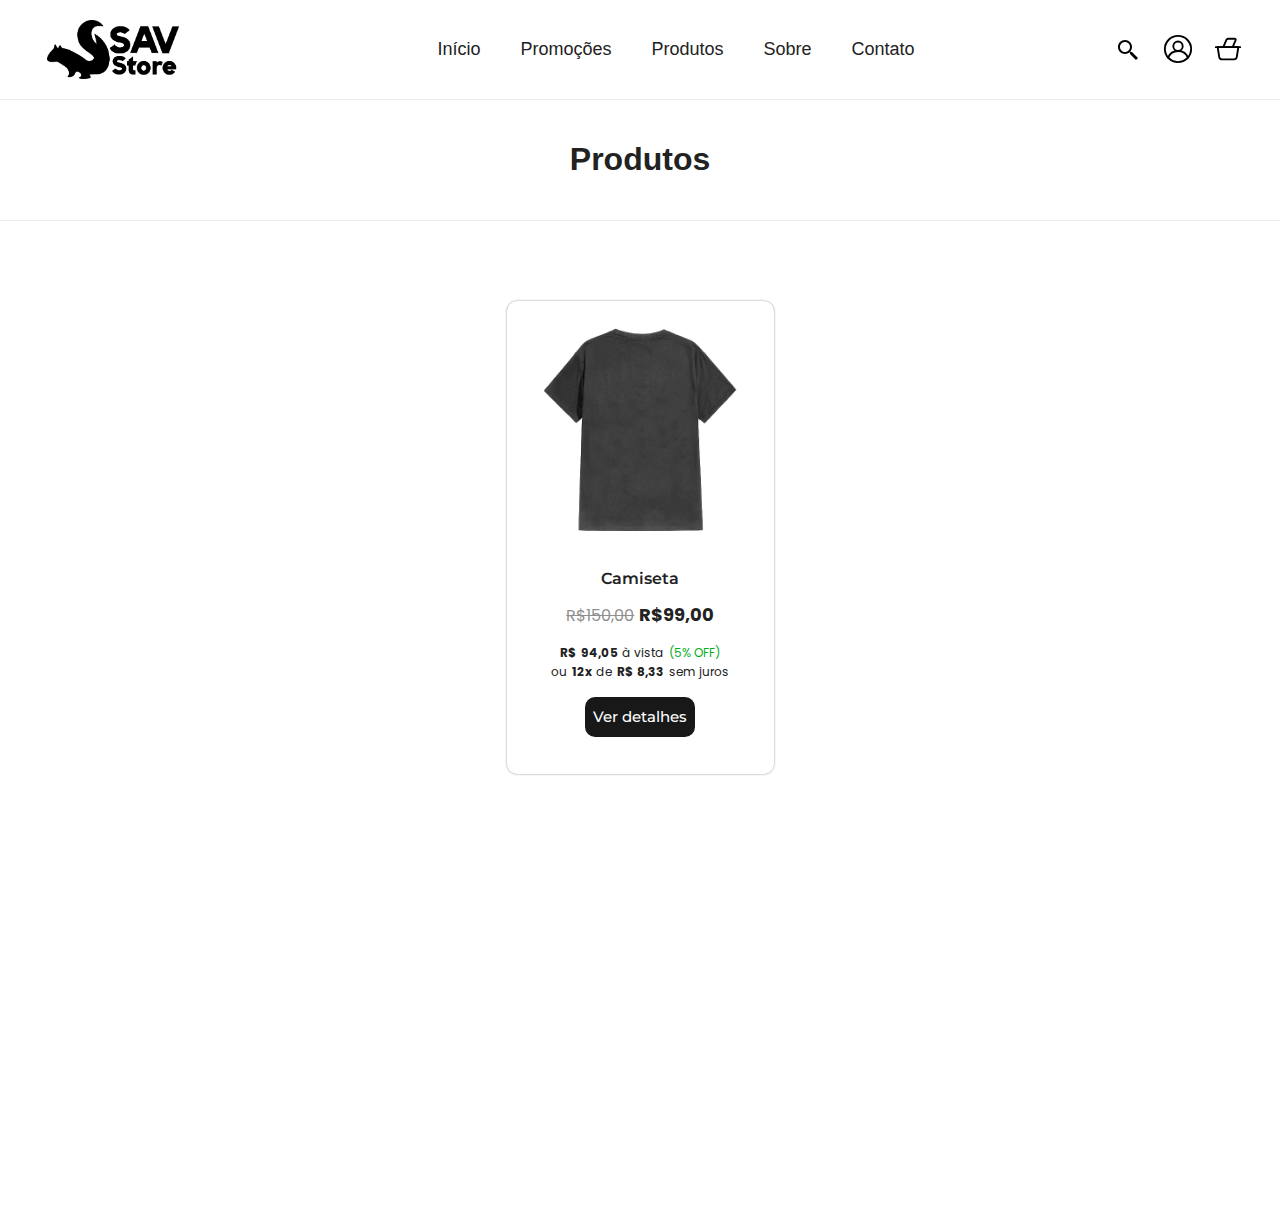
<file: index.html>
<!DOCTYPE html>
<html lang="pt-br">
<head>
    <meta charset="UTF-8">
    <meta http-equiv="X-UA-Compatible" content="IE=edge">
    <meta name="viewport" content="width=device-width, initial-scale=1.0">
    <title>Produtos | SAV STORE</title>
    <link rel="stylesheet" href="./products.css">
    <link rel="shortcut icon" href="../favicon.png" />
    <link rel="preconnect" href="https://fonts.googleapis.com">
    <link rel="preconnect" href="https://fonts.gstatic.com" crossorigin>
    <link href="https://fonts.googleapis.com/css2?family=Poppins:wght@100;200;300;400;500;600;700;800;900&display=swap" rel="stylesheet">
    <link rel="preconnect" href="https://fonts.googleapis.com">
    <link rel="preconnect" href="https://fonts.gstatic.com" crossorigin>
    <link href="https://fonts.googleapis.com/css2?family=Montserrat:wght@100;200;300;400;500;600;700;800;900&display=swap" rel="stylesheet">
</head>

<body>
    <nav class="menu-container">
        <!-- Burger menu -->
        <input class="inputburger" type="checkbox" aria-label="Toggle menu" />
        <span></span>
        <span></span>
        <span></span>
      
        <!-- Logo -->
        <a href="https://savitarms.github.io/sistema-de-carrinho-nobackend/" class="part-logo">
          <img src="./img/logopng.png" alt="logo" draggable="false">
        </a>
      
        <!-- Header principal -->
        <div class="menu">
          <ul>
            <li>
              <a href="#inicio" class="border-menu">
                Início
              </a>
            </li>
            <li>
                <a href="#promocoes" class="border-menu">
                  Promoções
                </a>
            </li>
            <li>
              <a href="https://savitarms.github.io/sistema-de-carrinho-nobackend/" class="border-menu">
                Produtos
              </a>
            </li>
            <li>
              <a href="#sobre" class="border-menu">
                Sobre
              </a>
            </li>
            <li>
              <a href="#contato" class="border-menu">
                Contato
              </a>
            </li>
          </ul>

          <ul class="menu-search">
            <div class="wrap" id="wrap">
              <form action="" autocomplete="on">
              <input class="search-box" id="search" name="search" type="text" placeholder="Pesquisar">
              <input class="search-icon" id="search_submit" value="Rechercher" type="submit">
              </form>
            </div>
            <div class="login-cart">
              <a href="#login"><div class="login"></div></a>
              <a href="https://savitarms.github.io/sistema-de-carrinho-nobackend/carrinho/cart.html"><div class="cart"></div></a>
            </div>
          </ul>
        </div>
      </nav>

      <!-- Header produtos -->
      <div class="products-txt">
          <h1>Produtos</h1>
      </div>

      <!-- Filtro de pesquisas -->
      <div class="filtro-container">
        <div class="filtro-box">
          <!-- <div class="filtro-main">
              <div class="select">
                <select name="format" id="format">
                   <option selected disabled>Ordenar por</option>
                   <option value="maior">Maior preço</option>
                   <option value="menor">Menor preço</option>
                   <option value="popular">Popularidade</option>
                   <option value="promo">Promoções</option>
                   <option value="nome">Nome: A - Z</option>
                </select>
              </div>
          </div> -->
        </div>
      </div>

      <!-- Segurando todo o conteúdo -->
      <div class="content">
          <div class="container-content">

      <!-- Produtos -->
      <div class="produtos">
        <div class="container-produtos">
          <div class="box-produtos">

            <a href="#">
              <div class="main-produtos">
                <a href="https://savitarms.github.io/sistema-de-carrinho-nobackend/product/buyproduct.html" class="produtos-icon-txt">
                  <img src="./img/camiseta-preta.png" alt="Camiseta preta">
                  <h2>Camiseta</h2>
                  <div class="prices">
                    <span class="old-price">R$150,00</span>
                    <span class="price">R$99,00</span>
                  </div>
                  <div class="avista">
                    <span class="span_cifrao_2">R$</span>
                    <span class="span_price_2">94,05</span>
                    <span class="span_avista_2">à vista</span>
                    <span class="span_desconto_2">(5% OFF)</span>
                  </div>
                  <div class="cartao">
                    <span class="span_ou_2">ou</span>
                    <span class="span_12x">12x</span>
                    <span class="span_de">de</span>
                    <span class="span_cifrao">R$</span>
                    <span class="span_price">8,33</span>
                    <span class="span_juros">sem juros</span>
                  </div>
                    <div class="btn-container">
                      <div class="btn-purchase">
                         <h1>Ver detalhes</h1>
                     </div>
                   </div>
                </a>
              </div>
            </a>

              </div>
          </div>
        </div>
      </div>
    </div>
</div>

</body>

</html>
</file>
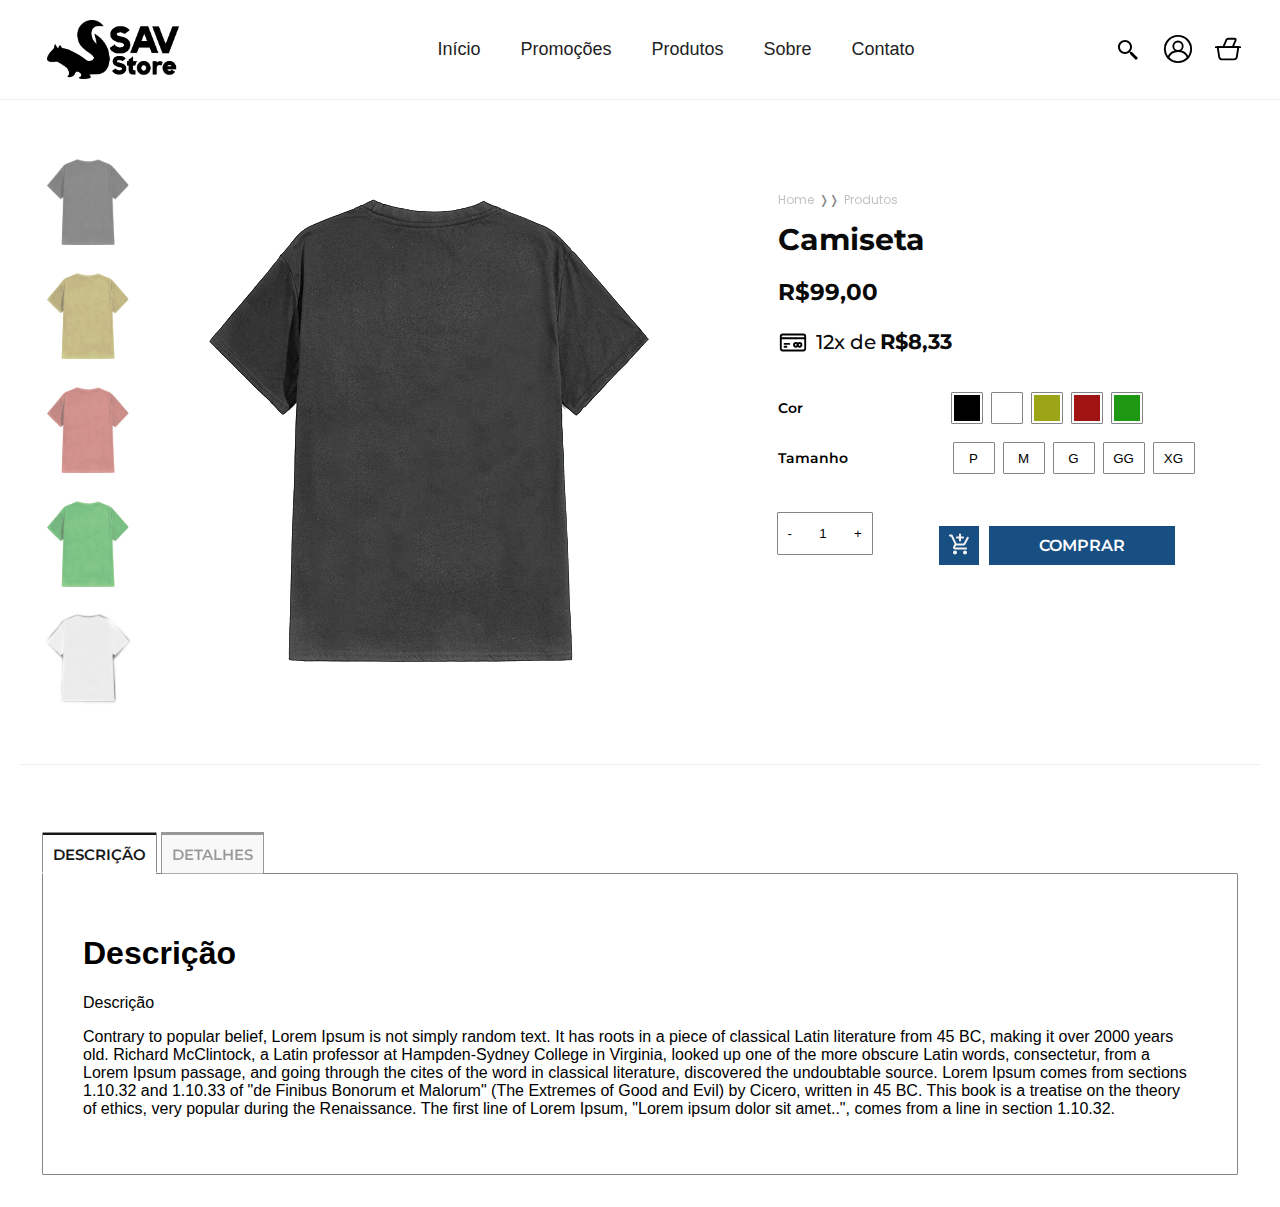
<file: product/buyproduct.html>
<!DOCTYPE html>
<html lang="pt-br">
<head>
    <meta charset="UTF-8">
    <meta http-equiv="X-UA-Compatible" content="IE=edge">
    <meta name="viewport" content="width=device-width, initial-scale=1.0">
    <title>Produto 1 | SAV STORE</title>
    <link rel="stylesheet" href="./buyproduct.css">
    <link rel="shortcut icon" href="../favicon.png" />
    <link rel="preconnect" href="https://fonts.googleapis.com">
    <link rel="preconnect" href="https://fonts.gstatic.com" crossorigin>
    <link href="https://fonts.googleapis.com/css2?family=Poppins:wght@100;200;300;400;500;600;700;800;900&display=swap" rel="stylesheet">
    <link rel="preconnect" href="https://fonts.googleapis.com">
    <link rel="preconnect" href="https://fonts.gstatic.com" crossorigin>
    <link href="https://fonts.googleapis.com/css2?family=Montserrat:wght@100;200;300;400;500;600;700;800;900&display=swap" rel="stylesheet">
</head>

<body>

  <!-- Produto -->
    <nav class="menu-container">
        <!-- Burger menu -->
        <input class="inputburger" type="checkbox" aria-label="Toggle menu" />
        <span></span>
        <span></span>
        <span></span>
      
        <!-- Logo -->
        <a href="https://savitarms.github.io/sistema-de-carrinho-nobackend/" class="part-logo">
          <img src="../img/logopng.png" alt="logo" draggable="false">
        </a>
      
        <!-- Header principal -->
        <div class="menu">
          <ul>
            <li>
              <a href="#inicio" class="border-menu">
                Início
              </a>
            </li>
            <li>
                <a href="#promocoes" class="border-menu">
                  Promoções
                </a>
            </li>
            <li>
              <a href="https://savitarms.github.io/sistema-de-carrinho-nobackend/" class="border-menu">
                Produtos
              </a>
            </li>
            <li>
              <a href="#sobre" class="border-menu">
                Sobre
              </a>
            </li>
            <li>
              <a href="#contato" class="border-menu">
                Contato
              </a>
            </li>
          </ul>

          <ul class="menu-search">
            <div class="wrap" id="wrap">
              <form action="" autocomplete="on">
              <input class="search-box" id="search" name="search" type="text" placeholder="Pesquisar">
              <input class="search-icon" id="search_submit" value="Rechercher" type="submit">
              </form>
            </div>
            <div class="login-cart">
              <a href="#login"><div class="login"></div></a>
              <a href="https://savitarms.github.io/sistema-de-carrinho-nobackend/carrinho/cart.html"><div class="cart"></div></a>
            </div>
          </ul>
        </div>
      </nav>


    <div class="product-container">
      <div class="product-box">
        <div class="main-product">
          <div class="gallery-image">

            <div class="product-small-image">
              <img id="glr1" src="./img/camiseta-preta.png" alt="" draggable="false" onclick="galleryselect(this)">
              <img id="glr2" src="./img/camiseta-amarelo.png" alt="" draggable="false" onclick="galleryselect(this)">
              <img id="glr3" src="./img/camiseta-vermelho.png" alt="" draggable="false" onclick="galleryselect(this)">
              <img id="glr4" src="./img/camiseta-verde.png" alt="" draggable="false" onclick="galleryselect(this)">
              <img id="glr5" src="./img/camiseta-branca.png" alt="" draggable="false" onclick="galleryselect(this)">
            </div>

            <div class="image-product">
              <img id="pic" src="./img/camiseta-preta.png" alt="" draggable="false">
            </div>
          </div>

          <div class="details-container">
          <div class="details-product">
            <div class="return-link">
                <a href="#" class="hover_home"><p>Home</p></a>
                <a href="#"><p>❭❭</p></a>
                <a href="#" class="hover_produtos"><p>Produtos</p></a>
            </div>

            <div class="title-product">
              <h1 id="titlepdt">Camiseta</h1>
            </div>

            <div class="price-product">
              <h1 id="price" title="99.00">R$99,00</h1>
              <div class="align-price">
              <svg version="1.1" id="Icons" xmlns="http://www.w3.org/2000/svg" xmlns:xlink="http://www.w3.org/1999/xlink" x="0px" y="0px"
	 viewBox="0 0 32 32" style="enable-background:new 0 0 32 32;" xml:space="preserve">
<style type="text/css">
	.st0{fill:none;stroke:#000000;stroke-width:2;stroke-linecap:round;stroke-linejoin:round;stroke-miterlimit:10;}
	
		.st1{fill:none;stroke:#000000;stroke-width:2;stroke-linecap:round;stroke-linejoin:round;stroke-miterlimit:10;stroke-dasharray:3;}
	.st2{fill:none;stroke:#000000;stroke-width:2;stroke-linejoin:round;stroke-miterlimit:10;}
	.st3{fill:none;}
</style>
<path class="st0" d="M27,25H5c-1.1,0-2-0.9-2-2V10c0-1.1,0.9-2,2-2h22c1.1,0,2,0.9,2,2v13C29,24.1,28.1,25,27,25z"/>
<line class="st0" x1="3" y1="12" x2="29" y2="12"/>
<circle class="st0" cx="19" cy="19" r="2"/>
<circle class="st0" cx="23" cy="19" r="2"/>
<line class="st0" x1="7" y1="21" x2="9" y2="21"/>
<line class="st0" x1="7" y1="18" x2="12" y2="18"/>
<rect y="-216" class="st3" width="536" height="680"/>
              </svg>
                  <span class="parcelas-product">
                  <span class="parcelas_span">12x de</span>
                  <span class="valor_span">R$8,33</span>
              </span>
              </div>
            </div>

          <div class="variations-cart">
            <div class="container-color">
                <div class="label-cor">
                  <label for="color">Cor</label>
                </div>
              <div class="value-cor">
                    <div class="all-c-border" id="btn-c-1" value="addClass" data-bs-toggle="tooltip" data-bs-placement="top" title="Preto">
                       <button id="cor-preto" onclick="preto()"></button>
                    </div>
                    <div class="all-c-border" id="btn-c-2" value="addClass" data-bs-toggle="tooltip" data-bs-placement="top" title="Branco">
                      <button id="cor-branco" onclick="branco()"></button>
                    </div>
                    <div class="all-c-border" id="btn-c-3" value="addClass" data-bs-toggle="tooltip" data-bs-placement="top" title="Amarelo">
                      <button id="cor-amarelo" onclick="amarelo()"></button>
                    </div>
                    <div class="all-c-border" id="btn-c-4" value="addClass" data-bs-toggle="tooltip" data-bs-placement="top" title="Vermelho">
                      <button id="cor-vermelho" onclick="vermelho()"></button>
                    </div>
                    <div class="all-c-border" id="btn-c-5" value="addClass" data-bs-toggle="tooltip" data-bs-placement="top" title="Verde">
                      <button id="cor-verde" onclick="verde()"></button>
                    </div>
              </div>
            </div>

            <div class="container-sizes">
              <div class="label-size">
                <label for="size">Tamanho</label>
              </div>
            <div class="value-size">
                    <div class="all-s-border" id="btn-s-1" title="Tamanho P">
                      <button id="btnsize">P</button>
                    </div>
                    <div class="all-s-border" id="btn-s-2" title="Tamanho M">
                      <button id="btnsize">M</button>
                    </div>
                    <div class="all-s-border" id="btn-s-3" title="Tamanho G">
                      <button id="btnsize">G</button>
                    </div>
                    <div class="all-s-border" id="btn-s-4" title="Tamanho GG">
                      <button id="btnsize">GG</button>
                    </div>
                    <div class="all-s-border" id="btn-s-5" title="Tamanho XG">
                      <button id="btnsize">XG</button>
                    </div>
              </div>
           </div> 
          </div>

          <div class="system-cart">
            <div class="quantity-items">
              <button type="button" id="sub" class="sub">-</button>
              <input id="quantity" value="1" min="1" max="6" />
              <button type="button" id="add" class="add">+</button>
            </div>

            <div class="carrinho">
              <div class="add-cart">
                <button id="pagecart">
                  <svg width="20px" height="21px" viewBox="0 0 20 21" version="1.1" xmlns="http://www.w3.org/2000/svg" xmlns:xlink="http://www.w3.org/1999/xlink">
    <!-- Generator: Sketch 52.5 (67469) - http://www.bohemiancoding.com/sketch -->
    <title>Adicionar ao carrinho</title>
    <g id="Icons" stroke="none" stroke-width="1" fill="none" fill-rule="evenodd">
        <g id="Rounded" transform="translate(-441.000000, -155.000000)">
            <g id="Action" transform="translate(100.000000, 100.000000)">
                <g id="-Round-/-Action-/-add_shopping_cart" transform="translate(340.000000, 54.000000)">
                    <g transform="translate(0.000000, 0.000000)">
                        <polygon id="Path" points="0 0 24 0 24 24 0 24"></polygon>
                        <path d="M12,9 C12.55,9 13,8.55 13,8 L13,6 L15,6 C15.55,6 16,5.55 16,5 C16,4.45 15.55,4 15,4 L13,4 L13,2 C13,1.45 12.55,1 12,1 C11.45,1 11,1.45 11,2 L11,4 L9,4 C8.45,4 8,4.45 8,5 C8,5.55 8.45,6 9,6 L11,6 L11,8 C11,8.55 11.45,9 12,9 Z M7,18 C5.9,18 5.01,18.9 5.01,20 C5.01,21.1 5.9,22 7,22 C8.1,22 9,21.1 9,20 C9,18.9 8.1,18 7,18 Z M17,18 C15.9,18 15.01,18.9 15.01,20 C15.01,21.1 15.9,22 17,22 C18.1,22 19,21.1 19,20 C19,18.9 18.1,18 17,18 Z M8.1,13 L15.55,13 C16.3,13 16.96,12.59 17.3,11.97 L20.68,5.84 C20.95,5.36 20.77,4.75 20.29,4.48 C19.81,4.22 19.2,4.39 18.94,4.87 L15.55,11 L8.53,11 L4.54,2.57 C4.38,2.22 4.02,2 3.64,2 L2,2 C1.45,2 1,2.45 1,3 C1,3.55 1.45,4 2,4 L3,4 L6.6,11.59 L5.25,14.03 C4.52,15.37 5.48,17 7,17 L18,17 C18.55,17 19,16.55 19,16 C19,15.45 18.55,15 18,15 L7,15 L8.1,13 Z" id="🔹Icon-Color" fill="#1D1D1D"></path>
                    </g>
                </g>
            </g>
        </g>
    </g>
                  </svg>
                </button>
              </div>
            </div>

            <div class="btn-comprar">
              <div class="comprar">
                <a href="#"><p>COMPRAR</p></a>
              </div>
            </div>
          </div>

            </div>
          </div>
         </div>
        </div>
      </div>

      <!-- descrições adicionais -->
      <div class="description-container">
        <div class="description-box">

          <div class="main-description">
            <div class="description">

              <div class="desdet">
                <button class="changeitem active" id="descricao" onclick="openDesc('description-on')">Descrição</button>
                <button class="changeitem" id="detalhes" onclick="openDesc('details-on')">Detalhes</button>
              </div>
              <div id="description-on" class="desc">
                <div class="desc-title">
                  <h1 id="nameproduct">Descrição</h1>
                </div>
                  <p>Descrição</p>
                  <P>Contrary to popular belief, Lorem Ipsum is not simply random text. It has roots in a piece of classical Latin literature from 45 BC, making it over 2000 years old. Richard McClintock, a Latin professor at Hampden-Sydney College in Virginia, looked up one of the more obscure Latin words, consectetur, from a Lorem Ipsum passage, and going through the cites of the word in classical literature, discovered the undoubtable source. Lorem Ipsum comes from sections 1.10.32 and 1.10.33 of "de Finibus Bonorum et Malorum" (The Extremes of Good and Evil) by Cicero, written in 45 BC. This book is a treatise on the theory of ethics, very popular during the Renaissance. The first line of Lorem Ipsum, "Lorem ipsum dolor sit amet..", comes from a line in section 1.10.32.</P>
              </div>
              
              <div class="temp">
          <div id="details-on" class="desc" style="display:none">
                <div class="tamanho">
                <div class="pert">
                  <span class="per">Tamanho</span>
                </div>
                <div class="rest">
                  <span class="res">P, M, G, GG, XG</span>
                </div>
                </div>

                <div class="cor">
                <div class="pert">
                  <span class="per">Cor</span>
                </div>
                <div class="rest">
                  <span class="res">Preto, Branco, Amarelo, Vermelho, Verde</span>
                </div>
                </div>

                <div class="peso">
                <div class="pert">
                  <span class="per">Peso</span>
                </div>
                <div class="rest">
                  <span class="res">0.25 kg</span>
                </div>
                </div>
            </div>
          </div>
            
            </div>
          </div>

        </div>
      </div>

    <script src="./js/cart-value.js"></script>
    <script src="./js/galleryimgselect.js"></script>
    <script src="https://code.jquery.com/jquery-3.5.0.js"></script>
    <script src="./js/color-table.js"></script>
    <script src="./js/size-chart.js"></script>
    <script src="https://cdnjs.cloudflare.com/ajax/libs/jquery/3.1.0/jquery.min.js"></script>
    <script src="./js//quantity-items.js"></script>
    <script src="./js/description.js"></script>

  </body>
</html>
</file>
<file: products.css>
body {
  overflow-x: hidden;
  font-family: Sans-Serif;
  margin: 0;
}

.menu-container {
  overflow-x: clip;
  position: relative;
  display: flex;
  align-items: center;
  margin-bottom: 0px;
  background: #ffffff;
  color: #000000;
  padding: 20px;
  z-index: 1;
  -webkit-user-select: none;
  user-select: none;
  box-sizing: border-box;
  border-bottom: inset;
  border-width: thin;
}

.part-logo {
  line-height: 0;
  margin: 0 20px;
}

.part-logo img {
  max-height: 59px;
  max-width: 132px;
  flex-shrink: 0;
}

.menu-container a {
  text-decoration: none;
  color: rgb(255, 255, 255);
  transition: color 0.3s ease;
}

.menu-container a:hover {
  color: #616161;
}

.inputburger {
  display: block;
  width: 35px;
  height: 25px;
  margin: 0;
  position: absolute;
  cursor: pointer;
  opacity: 0;
  z-index: 2;
  -webkit-touch-callout: none;
}

/* Burger menu */
.menu-container span {
  display: block;
  width: 33px;
  height: 4px;
  margin-bottom: 5px;
  position: relative;
  background: rgb(0, 0, 0);
  border-radius: 3px;
  z-index: 1;
  transform-origin: 4px 0px;
  transition: transform 0.5s cubic-bezier(0.77,0.2,0.05,1.0),
              background 0.5s cubic-bezier(0.77,0.2,0.05,1.0),
              opacity 0.55s ease;
}

.menu-container span:first-child {
  transform-origin: 0% 0%;
}

.menu-container span:nth-child(3) {
  transform-origin: 0% 100%;
}

.menu-container input:checked ~ span {
  opacity: 1;
  transform: rotate(45deg) translate(3px,-1px);
  background: #ffffff;
}

.menu-container input:checked ~ span:nth-child(4) {
  opacity: 0;
  transform: rotate(0deg) scale(0.2, 0.2);
}

.menu-container input:checked ~ span:nth-child(3) {
  transform: rotate(-45deg) translate(-5px,11px);
}

.menu ul {
  list-style: none;
  height: 20px;
}

.menu li {
  padding: 10px 0;
  font-size: 18px;
}

.border-menu::after {
  content: '';
  display: block;
  width: 0;
  height: 2px;
  background: rgb(0, 0, 0);
  right: 0%;
  margin-top: 37px;
  position: relative;
}

.border-menu:hover::after {
  width: 100%;
}

/* mobile styles */
@media only screen and (max-width: 955px) {
  .menu-container {
    padding: 28px;
    flex-direction: column;
    align-items: flex-end;
  }
  
  .part-logo {
    position: absolute;
    left: 0;
    top: 50%;
    transform: translateY(-50%);
  }

  .part-logo img {
    max-height: 39px;
  }

  .menu ul {
    text-align-last: justify;
    padding-left: 56px;
    margin-bottom: 273px;
    margin-top: 0;
  }

  .border-menu {
    display: block;
    width: 0;
    height: 0px;
    right: 0%;
    margin-top: 30px;
    position: static;
  }

  .menu {
    position: absolute;
    box-sizing: border-box;
    width: 300px;
    right: -300px;
    top: 0;
    height: 465px;
    margin: 0px;
    padding: 75px 50px 50px;
    background: #161616;
    -webkit-font-smoothing: antialiased;
    /* to stop flickering of text in safari */
    transform-origin: 0% 0%;
    transform: translateX(0%);
    transition: transform 0.5s cubic-bezier(0.77,0.2,0.05,1.0);
  }

  .menu-container input:checked ~ .menu {
    transform: translateX(-100%);
  }

  input#search.search-box {
    display: none;
  }

  input#search_submit.search-icon {
    top: -29px;
    left: 0px;
  }
  
  .login {
    filter: invert(100%) sepia(0%) saturate(7466%) hue-rotate(63deg) brightness(96%) contrast(109%);
  }

  .cart {
    filter: invert(100%) sepia(0%) saturate(7466%) hue-rotate(63deg) brightness(96%) contrast(109%);
  }

  .search-icon  {
    filter: invert(100%) sepia(0%) saturate(7466%) hue-rotate(63deg) brightness(96%) contrast(109%);
  }
}

/* desktop styles */
@media only screen and (min-width: 956px) { 
  .menu-container {
    padding: 20px;
    width: 100%;
    place-content: center;
    position: sticky;
    top: 0;
  }

  .menu-container a {
    color: #222222;
  }

  .menu-container input {
    display: none;
  }

  /* Burger menu */
  .menu-container span {
    display: none;
  }

  .menu {
    position: relative;
    width: 85%;
    display: flex;
    justify-content: center;
    align-items: center;
  }

  .menu ul {
    display: flex;
    padding: 0;
    margin-inline-start: auto;
  }

  .menu li {
    padding: 0 20px;
  }
}

.login-cart {
  margin: 0;
  padding: 0;
  display: inline-flex;
  position: static;
  align-self: center;
  height: 30px;
  width: 100px;
}

.login {
  background: url(./svg/account-login.svg) center no-repeat;
  height: 30px;
  width: 50px;
}

.cart {
  background: url(./svg/cart-shop.svg) center no-repeat;
  height: 30px;
  width: 50px;
}

.login:hover {
  filter: opacity(0.5);
}

.cart:hover {
  filter: opacity(0.5);
}

#wrap {
  display: inline-block;
  padding: 0px;
  position: relative;
}

/* Search-box */
input[type="text"] {
  height: 36px;
  font-size: 18px;
  display: inline-block;
  font-family: sans-serif;
  font-weight: 100;
  border: none;
  color: rgb(0, 0, 0);
  padding: 0px 15px;
  padding-right: 60px;
  width: 0px;
  position: absolute;
  top: -8px;
  right: 0;
  background: none;
  z-index: 3;
  transition: width .4s cubic-bezier(0.000, 0.795, 0.000, 1.000);
  cursor: pointer;
  outline: none;
}

input[type="text"]:focus:hover {
border-bottom: 1px solid #BBB;
}

input[type="text"]:focus {
width: 160px;
z-index: 1;
border: 1px solid #BBB;
cursor: text;
}

input[type="submit"] {
  height: 30px;
  width: 50px;
  display: inline-block;
  background: url(./svg/icon-search.svg) center center no-repeat;
  text-indent: -10000px;
  border: none;
  position: absolute;
  top: -4px;
  right: 0;
  z-index: 2;
  cursor: pointer;
  transition: opacity .4s ease;
}

input[type="submit"]:hover {
  opacity: 0.8;
}

.search-icon {
  height: 50px;
  width: 50px;
}

.search-icon:hover {
  filter: opacity(0.5);
}

/* Header produtos */
.products-txt {
  text-align: center;
  padding: 20px;
  color: #222222;
  border-bottom: 1px solid #eeeeee;
}

/* Filtro de pesquisa [ordernar por popularidade etc...] */
.filtro-container {
  background-color: white;
  width: 100%; 
  text-align: -webkit-right;
}

.filtro-box {
  margin: 0 330px 0;
  width: 230px;
}

select {
  -webkit-appearance:none;
  -moz-appearance:none;
  -ms-appearance:none;
  appearance:none;
  outline:0;
  box-shadow:none;
  border:0!important;
  background: #ffffff;
  background-image: none;
  flex: 1;
  padding: 0 1.5em;
  color:rgb(0, 0, 0);
  cursor:pointer;
  font-size: 1em;
  font-family: 'Montserrat', sans-serif;
}

select::-ms-expand {
  display: none;
}

.select {
  position: relative;
  display: flex;
  width: 224px;
  height: 40px;
  line-height: 40px;
  background: #5c6664;
  overflow: hidden;
  border-radius: .25em;
  border: 2px solid #eeeeee;
  margin-right: 378px;
}

.select::after {
  content: '\25BC';
  position: absolute;
  top: 0;
  right: 0;
  padding: 0 1em;
  background: #ffffff;
  cursor:pointer;
  pointer-events:none;
  transition:.25s all ease;
}

/* Segurando todo o conteúdo */
.content {
  background-color: rgb(255, 255, 255);
  height: 1000px;
}

/* Produtos */
.produtos {
  background-color: white;
}

.produtos h1 {
  text-align: center;
  font-family: 'Montserrat', sans-serif;
  font-weight: 600;
  margin-bottom: 0;
  margin-top: 0;
}

.container-produtos {
  padding: 0 245px;
}

@media only screen and (max-width: 1647px) {
  .container-produtos {
    padding: 0 103px;
  }
}

@media only screen and (max-width: 1066px) {
  .container-produtos {
    padding: 0 0px;
  }
}

.box-produtos {
  padding-top: 70px;
  position: relative;
  margin-left: 0px;
  margin-right: 0px;
  display: flex;
  flex-wrap: wrap;
  justify-content: center;
}

.main-produtos {
  background-color: rgb(255, 255, 255);
  height: 461px;
  width: 255px;
  border-radius: 10px;
  text-align: center;
  margin: 10px;
  padding: 6px;
  box-shadow: 0px 0px 3px -1px;
}

.main-produtos:hover {
  opacity: 0.9;
  transition: 0.3s;

}

.main-produtos img {
  height: 245px;
}

.main-produtos h2 {
  color: #222222;
  font-family: 'Montserrat', sans-serif;
  font-weight: 600;
  font-size: 12pt;
}

.produtos-icon-txt {
  text-decoration: none;
}

/* Preços original */

.old-price {
  font-family: 'Poppins', sans-serif;
  color: #222222;
  font-size: 16px;
  text-decoration: line-through;
  opacity: 0.5;
}

.price {
  font-family: 'Poppins', sans-serif;
  color: #222222;
  font-size: 18px;
  font-weight: 700;
}

/* span's Abaixo do preço [sem juros] */

.avista {
  margin-top: 15px;
} 

.span_12x {
  font-family: 'Poppins', sans-serif;
  color: #222222;
  font-weight: 700;
  font-size: 12px;
}

.span_de {
  font-family: 'Poppins', sans-serif;
  color: #222222;
  font-size: 12px;
}

.span_cifrao {
  font-family: 'Poppins', sans-serif;
  color: #222222;
  font-weight: 700;
  font-size: 12px;
}

.span_price {
  font-family: 'Poppins', sans-serif;
  color: #222222;
  font-weight: 700;
  font-size: 12px;
}

.span_juros {
  font-family: 'Poppins', sans-serif;
  color: #222222;
  font-size: 12px;
}

/* ou [...] à vista */

.span_ou_2 {
  font-family: 'Poppins', sans-serif;
  color: #222222;
  font-size: 12px;
}

.span_cifrao_2 {
  font-family: 'Poppins', sans-serif;
  color: #222222;
  font-weight: 700;
  font-size: 12px;
}

.span_price_2 {
  font-family: 'Poppins', sans-serif;
  color: #222222;
  font-weight: 700;
  font-size: 12px;
}

.span_avista_2 {
  font-family: 'Poppins', sans-serif;
  color: #222222;
  font-size: 12px;
}

.span_desconto_2 {
  font-family: 'Poppins', sans-serif;
  color: #06ad1d;
  font-size: 12px;
}

/* Mobile PROMOÇÕES*/
@media only screen and (max-width: 576px) {
  .main-produtos {
    width: 213px;
  }

  .main-produtos img {
    height: 205px;
  }
}

@media only screen and (max-width: 576px) {
  .main-produtos {
    width: 200px;
  }

  .main-produtos img {
    height: 195px;
  }
}

@media only screen and (max-width: 464px) {
  .main-produtos {
    width: 180px;
  }

  .main-produtos img {
    height: 178px;
  }
}

@media only screen and (max-width: 423px) {
  .main-produtos {
    width: 166px;
    margin: 12px;
  }

  .main-produtos img {
    height: 160px;
  }
}

@media only screen and (max-width: 403px) {
  .main-produtos {
    width: 163px;
    margin: 8px;
  }

  .main-produtos img {
    height: 160px;
  }
}

@media only screen and (max-width: 387px) {
  .main-produtos {
    width: 159px;
    margin: 5px;
  }

  .main-produtos img {
    height: 160px;
  }
}

@media only screen and (max-width: 365px) {
  .main-produtos {
    width: 153px;
    margin: 8px;
  }

  .main-produtos img {
    height: 155px;
  }
}

@media only screen and (max-width: 361px) {
  .main-produtos {
    width: 149px;
    margin: 8px;
  }

  .main-produtos img {
    height: 155px;
  }
}


@media only screen and (max-width: 355px) {
  .main-produtos {
    width: 146px;
    margin: 4px;
  }

  .main-produtos img {
    height: 149px;
  }
}

@media only screen and (max-width: 331px) {
  .main-produtos {
    width: 142px;
    margin: 3px;
  }

  .main-produtos img {
    height: 137px;
  }
}

.btn-container {
  margin-top: 16px;
}

.btn-purchase {
  display: inline-block;
  height: 40px;
  width: 110px;
  background-color: #181818;
  border-radius: 10px;
}

.btn-purchase h1 {
  text-align: center;
  color: white;
  font-family: 'Montserrat' sans-serif;
  font-weight: 500;
  font-size: 15px;
  margin: 10px 0;
}

.btn-purchase:hover {
  color: white;
  opacity: 0.7;
  transition: 0.3s;
}
</file>
<file: product/buyproduct.css>
body {
  overflow-x: hidden;
  font-family: Sans-Serif;
  margin: 0;
}

.menu-container {
  overflow-x: clip;
  position: relative;
  display: flex;
  align-items: center;
  margin-bottom: 0px;
  background: #ffffff;
  color: #000000;
  padding: 20px;
  z-index: 1;
  -webkit-user-select: none;
  user-select: none;
  box-sizing: border-box;
  border-bottom: inset;
  border-width: thin;
}

.part-logo {
  line-height: 0;
  margin: 0 20px;
}

.part-logo img {
  max-height: 59px;
  max-width: 132px;
  flex-shrink: 0;
}

.menu-container a {
  text-decoration: none;
  color: rgb(255, 255, 255);
  transition: color 0.3s ease;
}

.menu-container a:hover {
  color: #616161;
}

.inputburger {
  display: block;
  width: 35px;
  height: 25px;
  margin: 0;
  position: absolute;
  cursor: pointer;
  opacity: 0;
  z-index: 2;
  -webkit-touch-callout: none;
}

/* Burger menu */
.menu-container span {
  display: block;
  width: 33px;
  height: 4px;
  margin-bottom: 5px;
  position: relative;
  background: rgb(0, 0, 0);
  border-radius: 3px;
  z-index: 1;
  transform-origin: 4px 0px;
  transition: transform 0.5s cubic-bezier(0.77,0.2,0.05,1.0),
              background 0.5s cubic-bezier(0.77,0.2,0.05,1.0),
              opacity 0.55s ease;
}

.menu-container span:first-child {
  transform-origin: 0% 0%;
}

.menu-container span:nth-child(3) {
  transform-origin: 0% 100%;
}

.menu-container input:checked ~ span {
  opacity: 1;
  transform: rotate(45deg) translate(3px,-1px);
  background: #ffffff;
}

.menu-container input:checked ~ span:nth-child(4) {
  opacity: 0;
  transform: rotate(0deg) scale(0.2, 0.2);
}

.menu-container input:checked ~ span:nth-child(3) {
  transform: rotate(-45deg) translate(-5px,11px);
}

.menu ul {
  list-style: none;
  height: 20px;
}

.menu li {
  padding: 10px 0;
  font-size: 18px;
}

.border-menu::after {
  content: '';
  display: block;
  width: 0;
  height: 2px;
  background: rgb(0, 0, 0);
  right: 0%;
  margin-top: 37px;
  position: relative;
}

.border-menu:hover::after {
  width: 100%;
}

/* mobile styles */
@media only screen and (max-width: 955px) {
  .menu-container {
    padding: 28px;
    flex-direction: column;
    align-items: flex-end;
  }
  
  .part-logo {
    position: absolute;
    left: 0;
    top: 50%;
    transform: translateY(-50%);
  }

  .part-logo img {
    max-height: 39px;
  }

  .menu ul {
    text-align-last: justify;
    padding-left: 56px;
    margin-bottom: 273px;
    margin-top: 0;
  }

  .border-menu {
    display: block;
    width: 0;
    height: 0px;
    right: 0%;
    margin-top: 30px;
    position: static;
  }

  .menu {
    position: absolute;
    box-sizing: border-box;
    width: 300px;
    right: -300px;
    top: 0;
    height: 465px;
    margin: 0px;
    padding: 75px 50px 50px;
    background: #161616;
    -webkit-font-smoothing: antialiased;
    /* to stop flickering of text in safari */
    transform-origin: 0% 0%;
    transform: translateX(0%);
    transition: transform 0.5s cubic-bezier(0.77,0.2,0.05,1.0);
  }

  .menu-container input:checked ~ .menu {
    transform: translateX(-100%);
  }

  input#search.search-box {
    display: none;
  }

  input#search_submit.search-icon {
    top: -29px;
    left: 0px;
  }
  
  .login {
    filter: invert(100%) sepia(0%) saturate(7466%) hue-rotate(63deg) brightness(96%) contrast(109%);
  }

  .cart {
    filter: invert(100%) sepia(0%) saturate(7466%) hue-rotate(63deg) brightness(96%) contrast(109%);
  }

  .search-icon  {
    filter: invert(100%) sepia(0%) saturate(7466%) hue-rotate(63deg) brightness(96%) contrast(109%);
  }
}

/* desktop styles */
@media only screen and (min-width: 956px) { 
  .menu-container {
    padding: 20px;
    width: 100%;
    place-content: center;
    position: sticky;
    top: 0;
  }

  .menu-container a {
    color: #222222;
  }

  .menu-container input {
    display: none;
  }

  /* Burger menu */
  .menu-container span {
    display: none;
  }

  .menu {
    position: relative;
    width: 85%;
    display: flex;
    justify-content: center;
    align-items: center;
  }

  .menu ul {
    display: flex;
    padding: 0;
    margin-inline-start: auto;
  }

  .menu li {
    padding: 0 20px;
  }
}

.login-cart {
  margin: 0;
  padding: 0;
  display: inline-flex;
  position: static;
  align-self: center;
  height: 30px;
  width: 100px;
}

.login {
  background: url(../svg/account-login.svg) center no-repeat;
  height: 30px;
  width: 50px;
}

.cart {
  background: url(../svg/cart-shop.svg) center no-repeat;
  height: 30px;
  width: 50px;
}

.login:hover {
  filter: opacity(0.5);
}

.cart:hover {
  filter: opacity(0.5);
}

#wrap {
  display: inline-block;
  padding: 0px;
  position: relative;
}

/* Search-box */
input[type="text"] {
  height: 36px;
  font-size: 18px;
  display: inline-block;
  font-family: sans-serif;
  font-weight: 100;
  border: none;
  color: rgb(0, 0, 0);
  padding: 0px 15px;
  padding-right: 60px;
  width: 0px;
  position: absolute;
  top: -8px;
  right: 0;
  background: none;
  z-index: 3;
  transition: width .4s cubic-bezier(0.000, 0.795, 0.000, 1.000);
  cursor: pointer;
  outline: none;
}

input[type="text"]:focus:hover {
  border-bottom: 1px solid #BBB;
}

input[type="text"]:focus {
  width: 160px;
  z-index: 1;
  border: 1px solid #BBB;
  cursor: text;
}

input[type="submit"] {
  height: 30px;
  width: 50px;
  display: inline-block;
  background: url(../svg/icon-search.svg) center center no-repeat;
  text-indent: -10000px;
  border: none;
  position: absolute;
  top: -4px;
  right: 0;
  z-index: 2;
  cursor: pointer;
  transition: opacity .4s ease;
}

input[type="submit"]:hover {
  opacity: 0.8;
}

.search-icon {
  height: 50px;
  width: 50px;
}

.search-icon:hover {
  filter: opacity(0.5);
}

/* Main Produto */
.product-box {
  background-color: rgb(255, 255, 255);
}

.main-product {
  place-content: center;
  display: flex;
  flex-wrap: wrap;
  padding-top: 50px;
  padding-bottom: 50px;
}

/* Conteúdo da imagem */
.gallery-image {
  padding: 0 15px;
}

.product-small-image {
  float: left;
}

.product-small-image img {
  height: 104px;
  margin: 10px 0;
  cursor: pointer;
  display: block;
  opacity: 0.6;
}

.product-small-image img:hover {
  opacity: 1;
}

#glr1 {
  margin-top: 0;
}

#glr5 {
  margin-bottom: 0;
}

.image-product {
  float: right;
  padding-left: 10px;
}

.image-product img {
  height: 560px;
}

/* Detalhes do produto */
.details-container {
    padding: 0 15px;
}

.details-product {
    padding: 29px 38px;
}

/* Link de retorno */
.return-link {
    display: flex;
    font-size: 12px;
    font-family: 'Poppins';
}

.return-link a {
    color: rgb(134, 134, 134);
    text-decoration: none;
    padding: 0 5px 0 0;
}

.hover_home {
    opacity: 0.5;
}

.hover_home:hover {
    opacity: 100%;
}

.hover_produtos {
    opacity: 0.5;
}

.hover_produtos:hover {
    opacity: 100%;
}

/* Titulo */
.title-product {
    color: #0a0a0a;
    font-size: 15px;
}

.title-product h1 {
    margin-top: 0px;
    font-family: 'Montserrat';
}

.price-product {
    color: #0a0a0a;
    font-family: 'Montserrat';
}

.price-product h1 {
    font-size: 23px;
}

.price-product svg {
    height: 30px;
    align-self: center;
}

.align-price {
    display: flex;
}

.parcelas-product {
    margin: 8px;
}

.parcelas_span {
    font-size: 20px;
    font-weight: 500;
}

.valor_span {
    font-size: 21px;
    font-weight: 700;
}

/* Tabelas de cores e tamanhos */
/* * */
.variations-cart {
  padding: 31px 3px 8px 0px;
}

/* TABELA DE COR */
.container-color {
  display: flex;
  padding-bottom: 20px;
}

.label-cor {
  font-family: 'Montserrat';
  font-size: 14px;
  font-weight: 600;
  align-self: center;
  margin-right: 149px;
}

.value-cor {
  display: flex;
}

.value-cor button {
  height: 30px;
  width: 30px;
  border: 2px solid white;
  cursor: pointer;
}

#cor-preto{
  background-color: #000000;

}
#cor-branco{
  background-color: #ffffff;

}
#cor-amarelo{
  background-color: #9ca517;

}
#cor-vermelho{
  background-color: #a11414;

}
#cor-verde{
  background-color: #1f9913;
}

/* Todas a bordas "Box shadow" */
.all-c-border {
  box-shadow: 0px 0px 0px 0.03rem;
  margin-right: 10px;
  height: 30px;
  width: 30px;
}

.all-c-border:hover {
  box-shadow: 0px 0px 0px 0.04rem;
}

/* borda com shadow */
.all-c-border.selected-color{
  box-shadow: 0px 0px 0px 0.1rem #d26e4b;
}

/* TABELA DE TAMANHO */
.container-sizes {
  display: flex;
  padding-bottom: 20px;
}

.label-size {
  font-family: 'Montserrat';
  font-size: 14px;
  font-weight: 600;
  align-self: center;
  margin-right: 106px;
}

.value-size {
  display: flex;
}

.value-size button {
  height: 30px;
  width: 40px;
  border: 2px solid white;
  background: white;
  cursor: pointer;
}

/* Todas a bordas "Box shadow" */
.all-s-border {
  box-shadow: 0px 0px 0px 0.03rem;
  margin-right: 10px;
  height: 30px;
  width: 40px;
}

.all-s-border:hover {
  box-shadow: 0px 0px 0px 0.04rem;
}

/* borda com shadow */
.all-s-border.selected-size{
  box-shadow: 0px 0px 0px 0.1rem #d26e4b;
}










/* Sistema de quantidade/carrinho */
.system-cart {
  padding-top: 9px;
  display: flex;
  align-items: center;
}

.quantity-items {
  margin-bottom: 24px;
  display: flex;
  box-shadow: 0px 0px 0px 0.03rem;;
  text-align-last: center;
}

.quantity-items input {
  border: none;
  padding: 7px;
  width: 28px;
  height: 27px;
}

.quantity-items input:focus-visible {
  border: none;
}

.quantity-items button {
  border: none;
  cursor: pointer;
  padding: 10px;
  background: white;
}

.quantity-items button:hover {
  background: #F1F1F1;
  transition: 0.2s;
}

/* Botao adicionar ao carrinho e comprar*/
.carrinho {
  padding-left: 67px;
}

.add-cart button {
  background-color: #184f83;
  border: none;
  width: 40px;
  cursor: pointer;
}

.add-cart a {
  background-color: #184f83;
  padding: 7px 30px;
  display: flex;
}

.add-cart a:hover {
  opacity: 0.8;
  transform: scale(97%);
  transition: 0.3;
}

.add-cart svg {
  height: 34px;
  filter: invert(100%) sepia(0%) saturate(0%) hue-rotate(34deg) brightness(106%) contrast(101%);
}

/**/

.btn-comprar {
  padding-left: 10px;
}

.comprar a {
  text-decoration: none;
}

.comprar p {
  color: white;
  font-family: 'Montserrat';
  font-weight: 600;
  background-color: #184f83;
  padding: 10px 50px 10px 50px;
}

.comprar p:hover {
  background-color: #16426b;
  transition: 0.3;
}



/* Descrições adicionais */
.description-box {
  display: flex;
  justify-content: center;
  flex-wrap: wrap;
}

.main-description {
  border-top: 1px solid #eeeeee;
  overflow-x: hidden;
}

/**/
.description {
  padding: 70px 23px 33px 23px;
}

@media only screen and (max-width: 10000px) {
  .desc {
    width: 1170px;
  }

  .description {
    padding: 70px 23px 33px 23px;
  }
}

@media only screen and (max-width: 1294px) {
  .desc {
    width: auto;
  }
  
  .description-box {
    padding: 0 20px;
  }
}

.desdet button {
  font-family: 'Montserrat';
  font-weight: 600;
  font-size: 15px;
  text-transform: uppercase;
  display: inline-block;
  cursor: pointer;
  border: none;
  box-shadow: 0px -2px 0px 1px;
  opacity: 0.4;
}

.desdet button:hover {
  color: #000000;
  transition: 0.3s;
}

.desc p {
  font-family: sans-serif;
  margin-top: 0px;
}

#details-on.desc {
  font-family: sans-serif;
}

#descricao {
  padding: 10px;
}

#detalhes {
  padding: 10px;
  margin-left: 2px;
}

.changeitem {
 border-bottom: 1px;
}

.changeitem.active {
  background-color: white;
  color: #161616;
  box-shadow: 0px -2px 0px 0.03rem;
  border: none;
  opacity: 1;
}

/**/
.desc {
  box-shadow: 0px 0px 0px 0.03rem;
  padding: 40px;
}

.tamanho {
  display: flex;
  flex-direction: row;
  justify-content: space-between;
  align-items: center;
  border-bottom: 1px solid grey;
}

.cor {
  display: flex;
  flex-direction: row;
  justify-content: space-between;
  align-items: center;
  border-bottom: 1px solid grey;
}

.peso {
  display: flex;
  flex-direction: row;
  justify-content: space-between;
  align-items: center;
  border-bottom: 1px solid grey;
}

.pert {
  width: 380px;
  padding: 10px;
  margin-right: 100px;
}

.rest {
  width: 380px;
  padding: 10px;
  margin-right: 100px;
}

@media only screen and (max-width: 1028px) {
  .pert {
    margin-right: 0;
  }

  .rest {
    margin-right: 0;
  }
}

@media only screen and (max-width: 828px) {
  .pert {
    width: 180px;
  }
}

@media only screen and (max-width: 608px) {
  .pert {
    width: 122px;
  }
}

.per {
  padding: 10px;
  opacity: 0.9;
  font-family: 'Poppins';
  font-weight: 600;
  margin-right: 0;
  text-transform: uppercase;
}

.res {
  padding: 10px;
  font-family: 'Poppins';
  font-size: 14px;
  opacity: 0.7;
}

/* Mobile devices */
@media only screen and (max-width: 704px) {
  .image-product img {
    height: 420px;
  }

  .product-small-image img {
    height: 77px;
    margin: 9px 0;
  }
}

@media only screen and (max-width: 537px) {
  .image-product img {
    height: 360px;
  }

  .product-small-image img {
    height: 65px;
    margin: 9px 0;
  }

  .title-product h1 {
    font-size: 22px;
  }
  
  .price-product h1 {
    font-size: 20px;
  }

  .align-price svg {
    height: 24px;
  }

  .align-price span {
    font-size: 14px;
  }

  .all-c-border {
    margin: 5px 0px 4px 6px;
  }

  .all-s-border {
    margin: 5px 0px 4px 6px;
  }

  .label-cor {
    margin-right: 53px;
  }

  .label-size {
    margin-right: 10px;
  }

  .system-cart {
    flex-direction: column;
    flex-wrap: wrap;
    align-content: center;
  }

  .add-cart a {
    padding: 7px 83px;
  }

  .carrinho {
    padding-left: 0px;
    margin-top: 16px;
  }

  .btn-comprar {
    padding: 0px;
  }

  .desc-title {
    font-size: 10px;
  }
}

@media only screen and (max-width: 465px) {
  .image-product img {
    height: 274px;
  }

  .product-small-image img {
    height: 51px;
    margin: 5px 0;
  }
}

@media only screen and (max-width: 375px) {
  .image-product img {
    height: 274px;
  }

  .product-small-image img {
    height: 51px;
    margin: 5px 0;
  }

  .container-color {
    display: block;
  }

  .container-sizes {
    display: block;
  }
}

@media only screen and (max-width: 365px) {
  .image-product img {
    height: 240px;
  }

  .product-small-image img {
    height: 40px;
    margin: 5px 0;
  }
}
</file>
